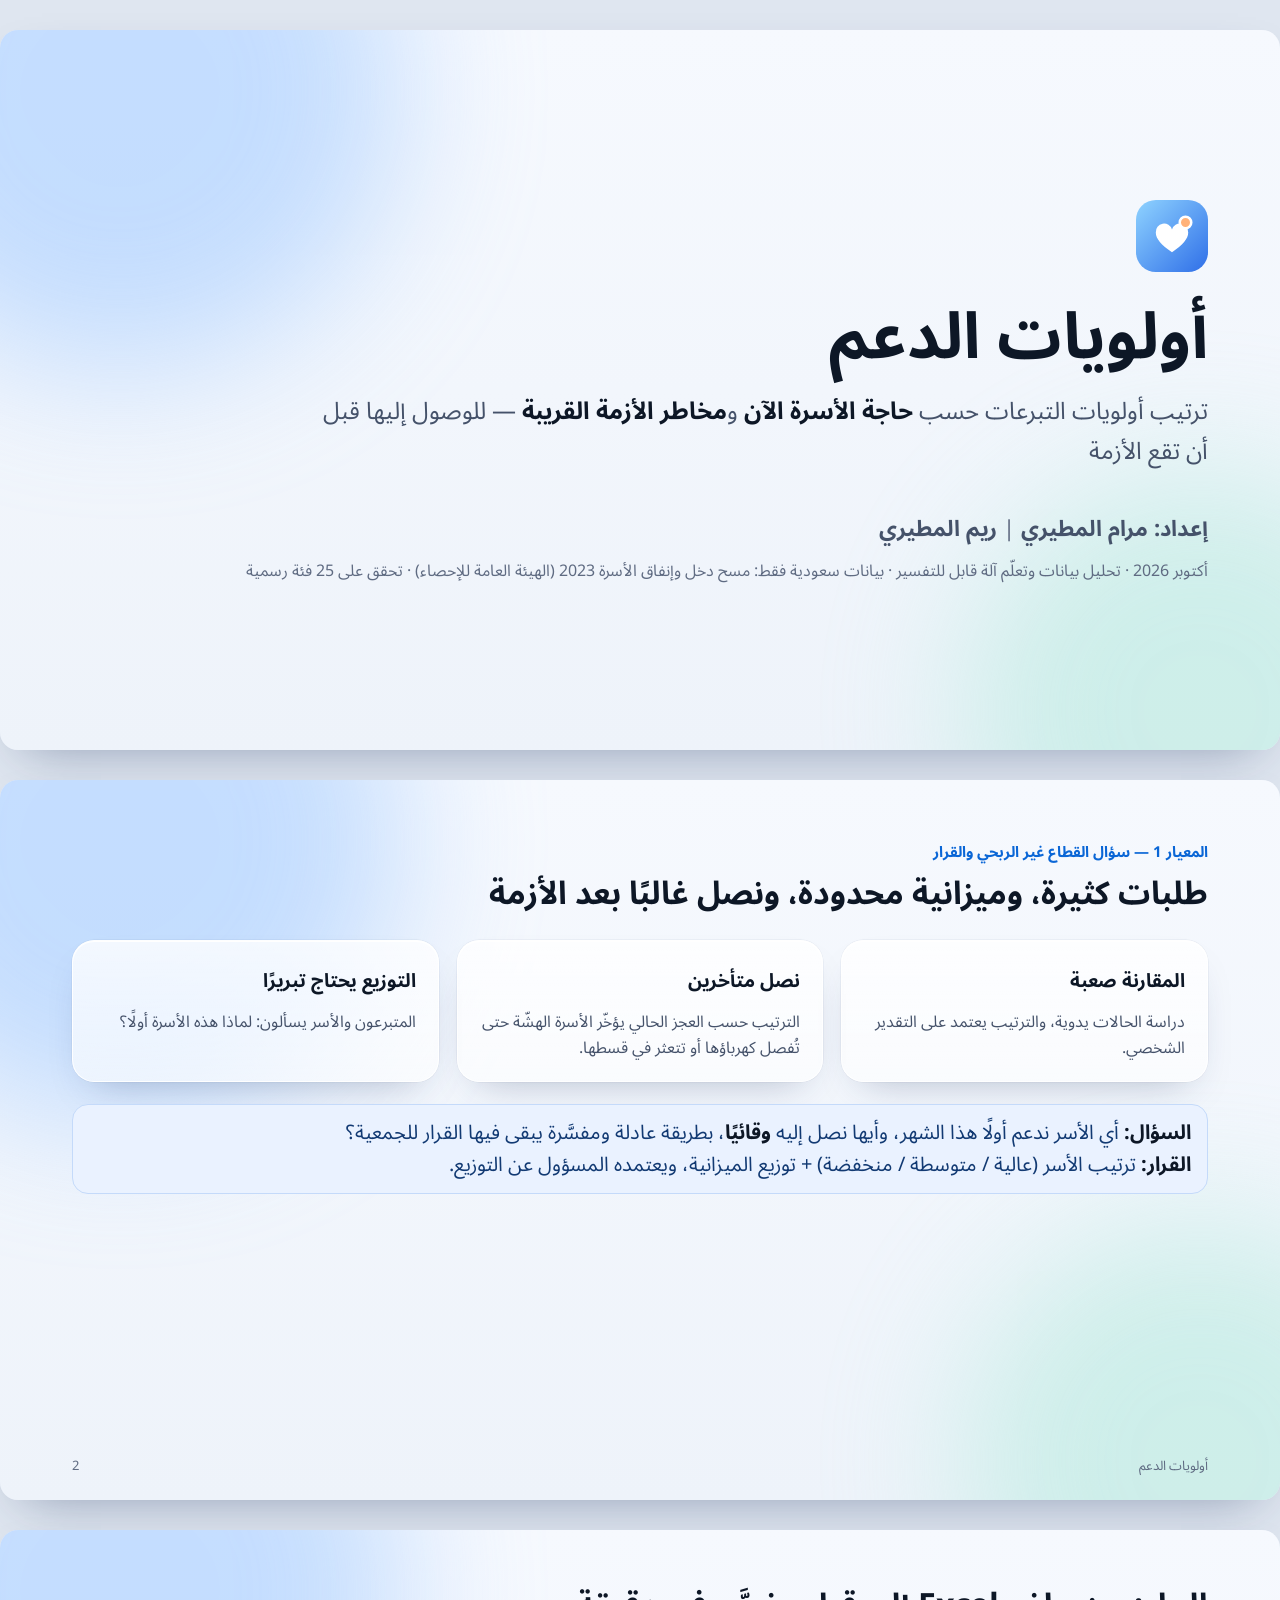
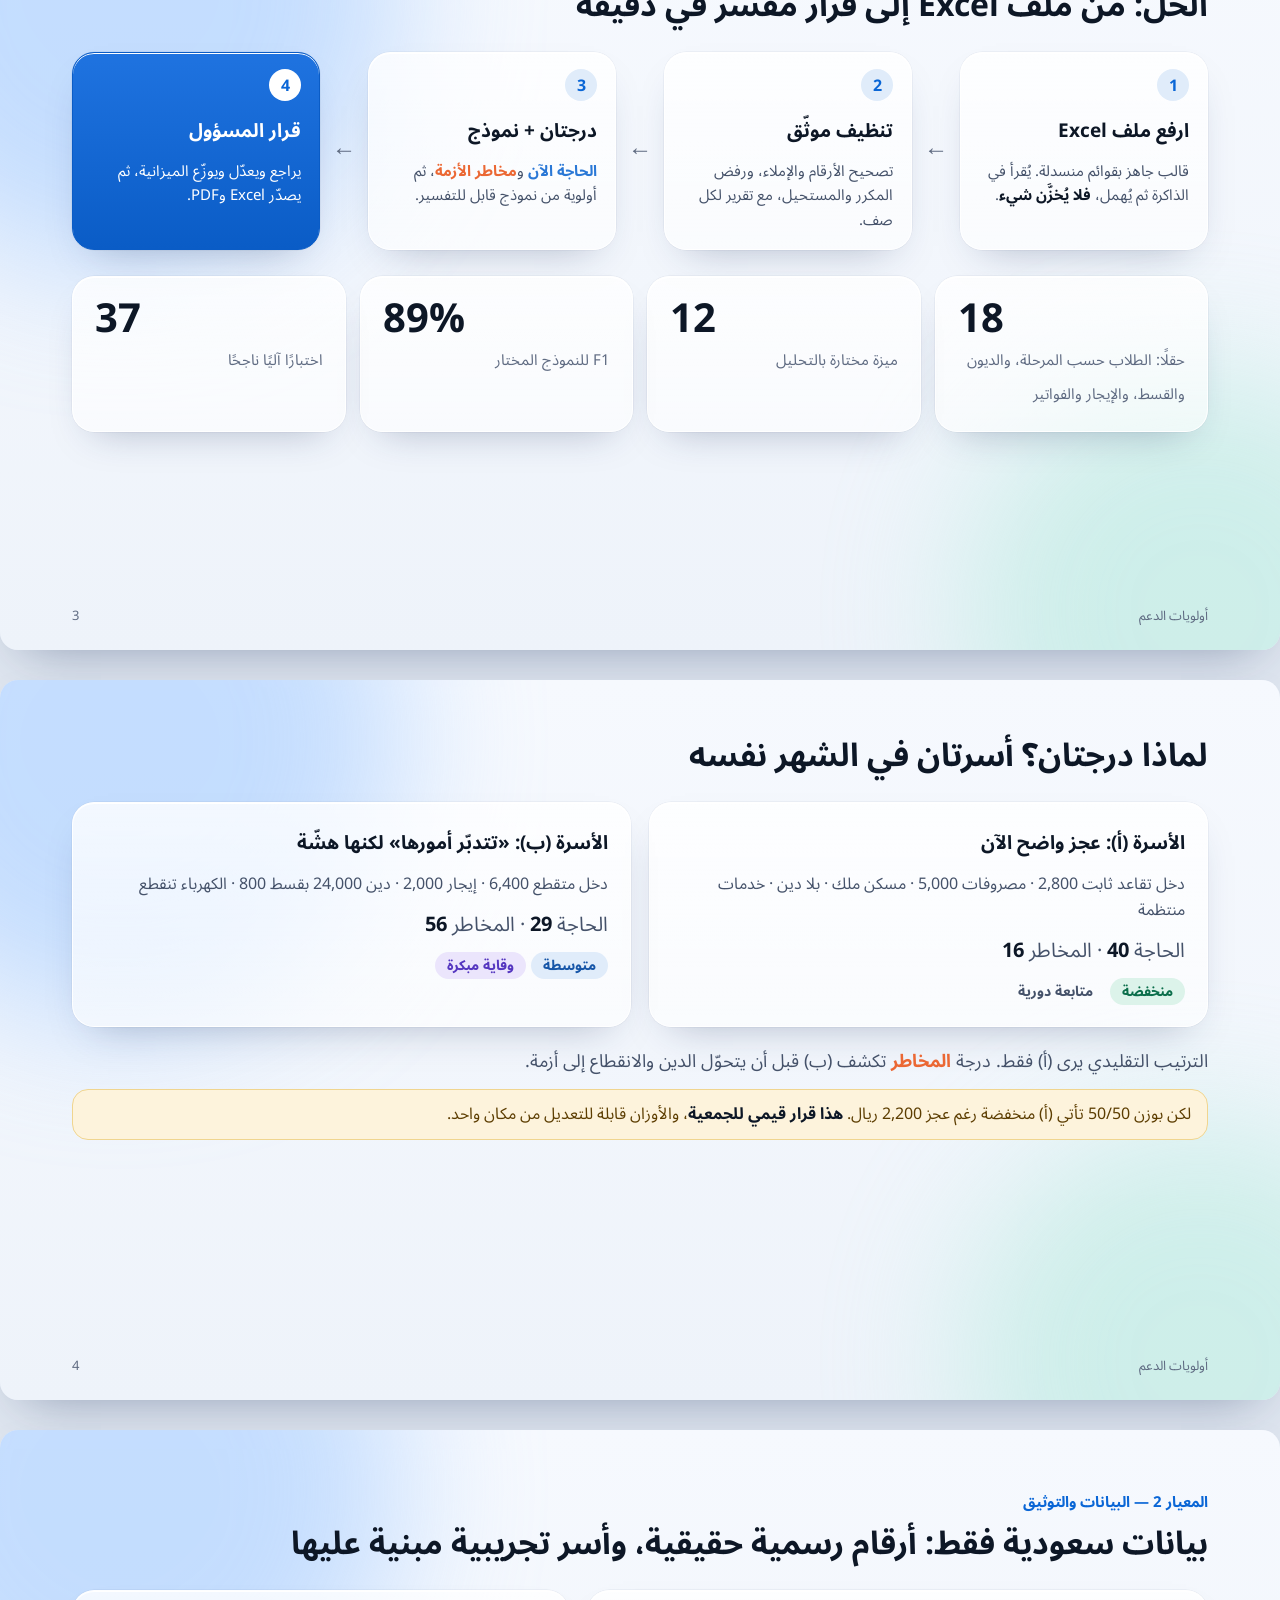
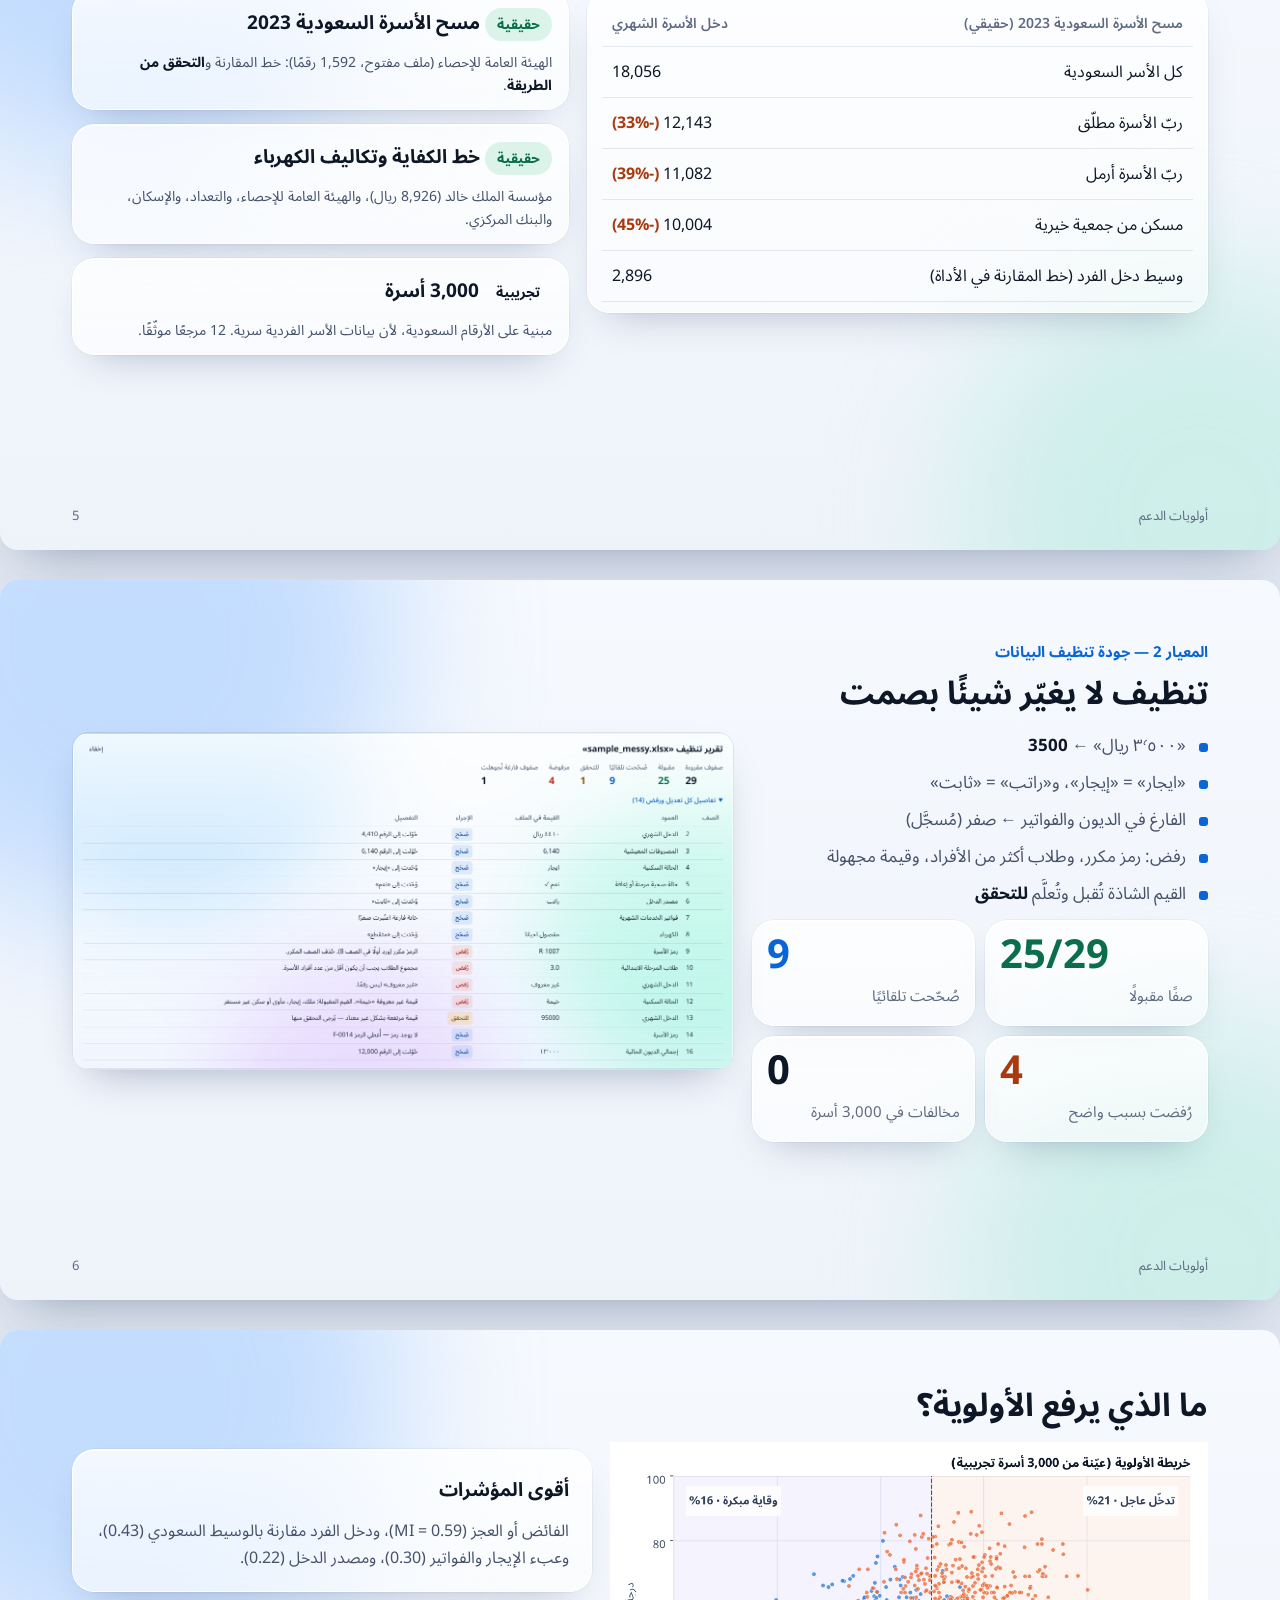
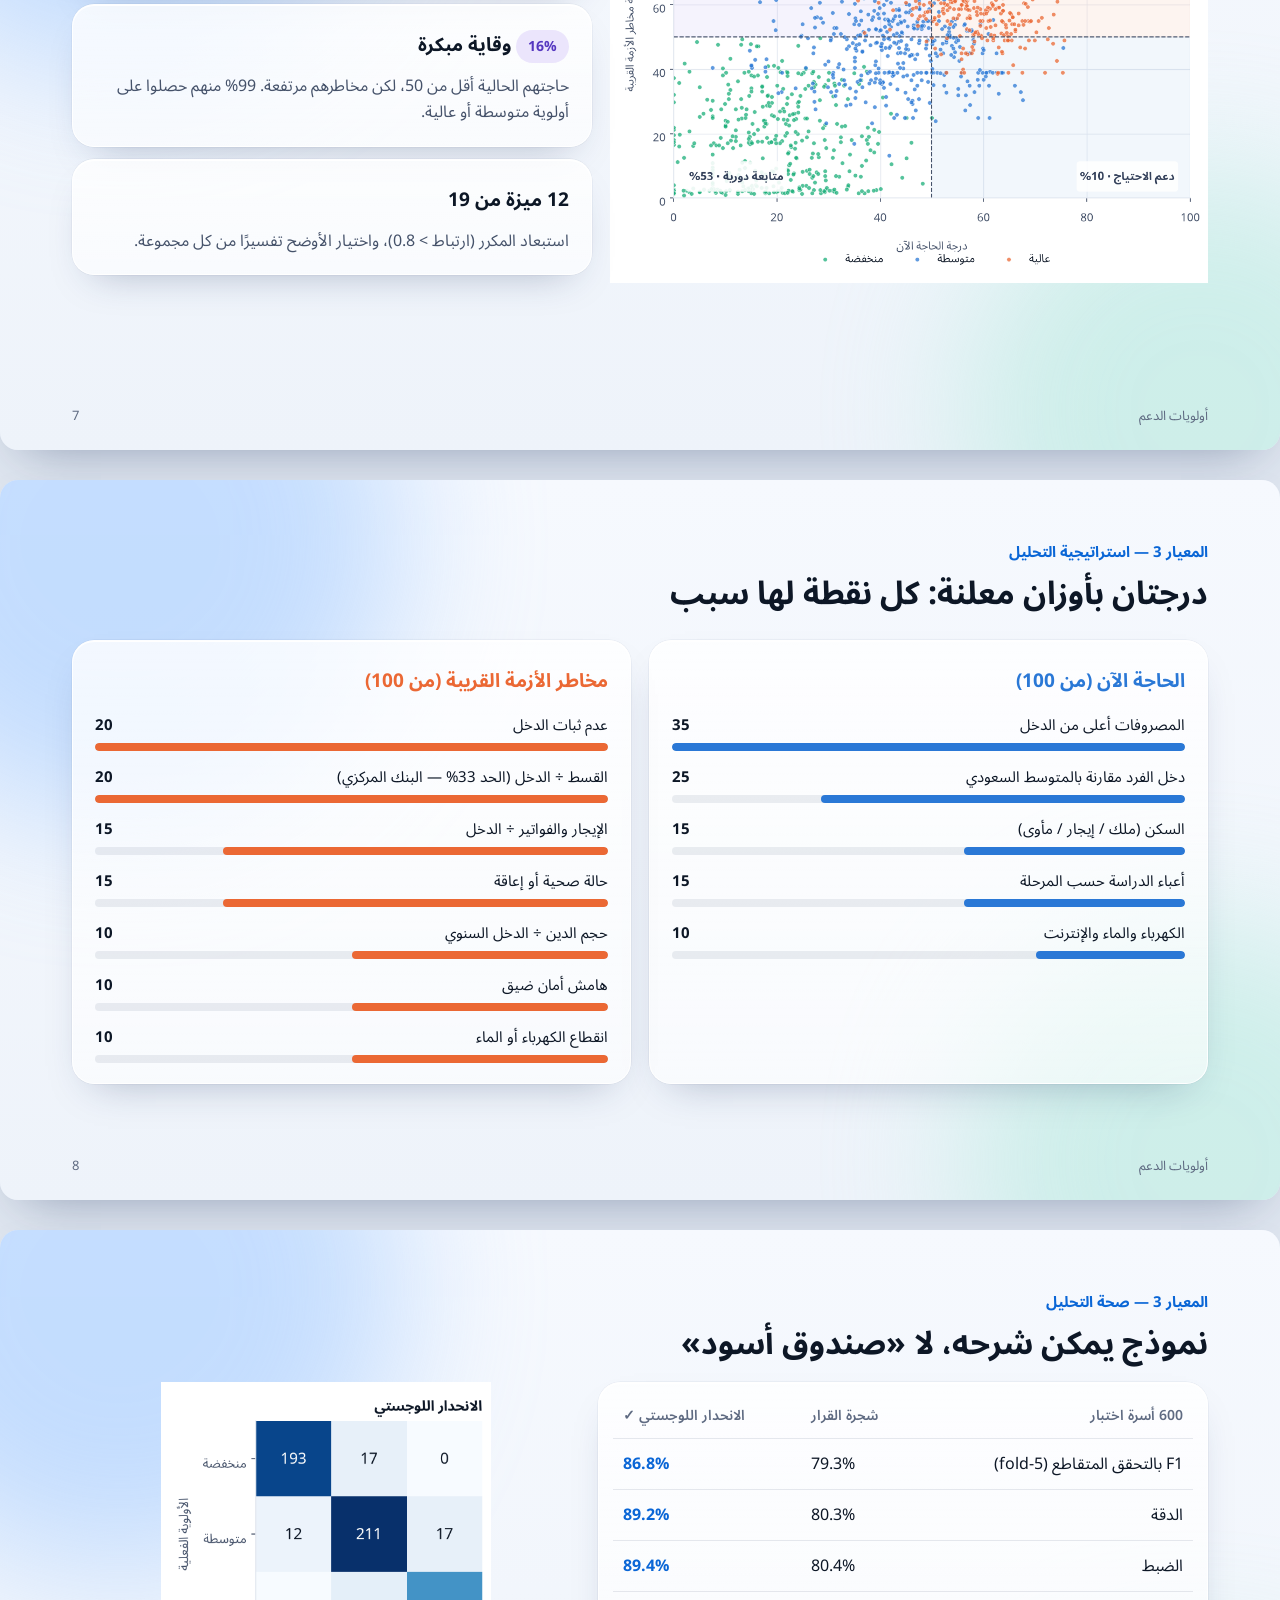
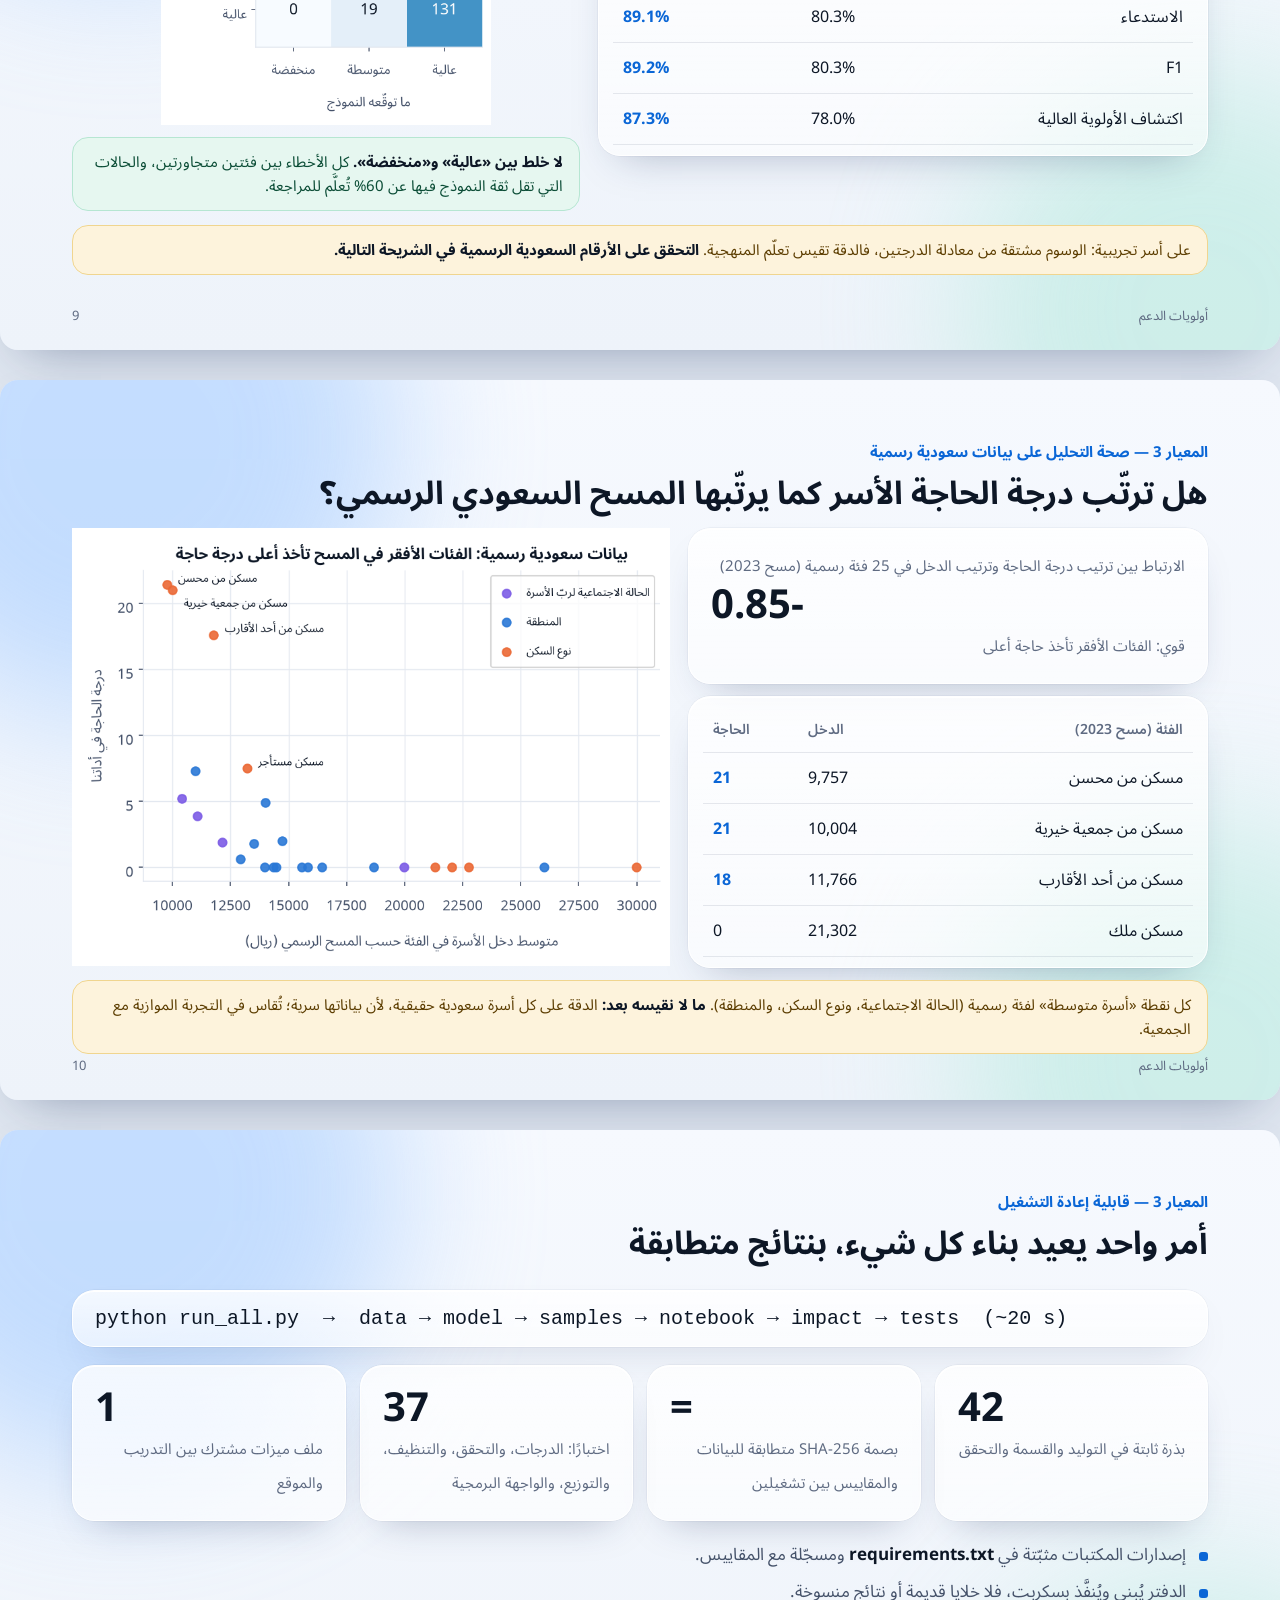
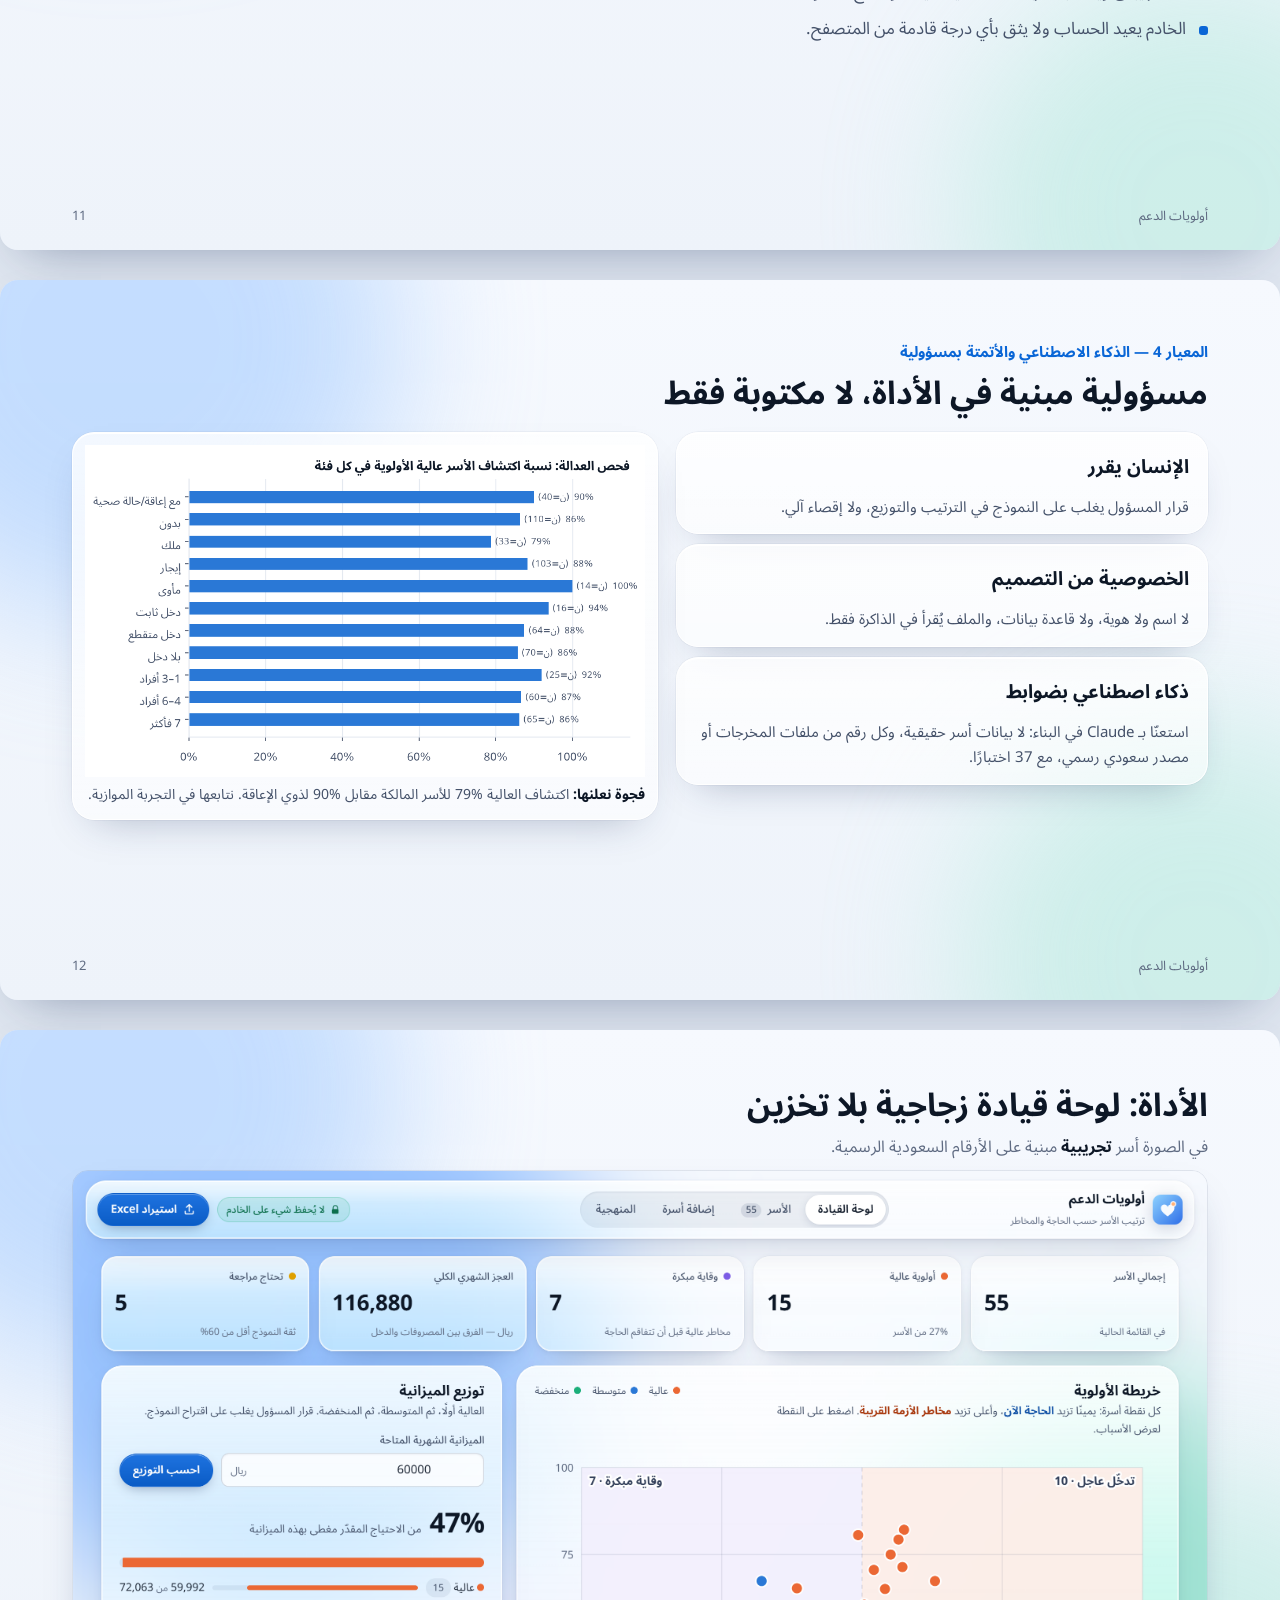
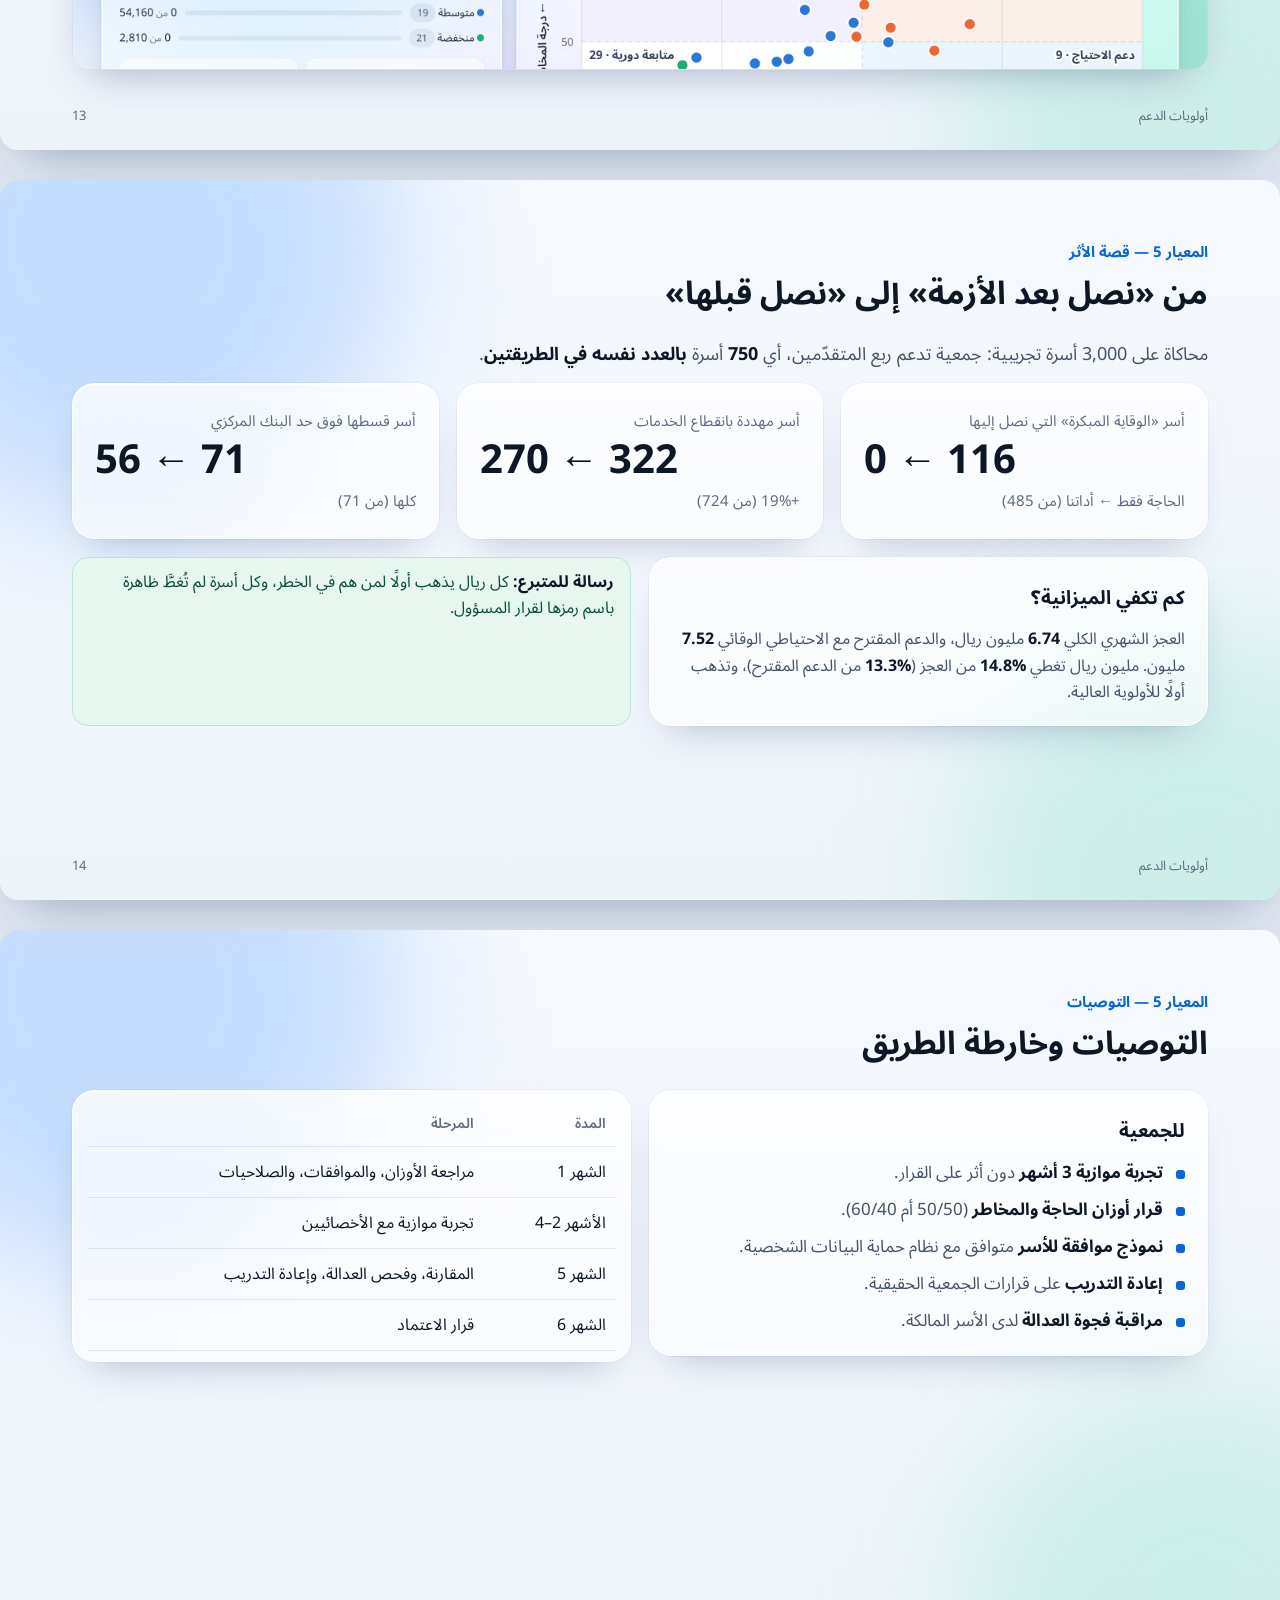
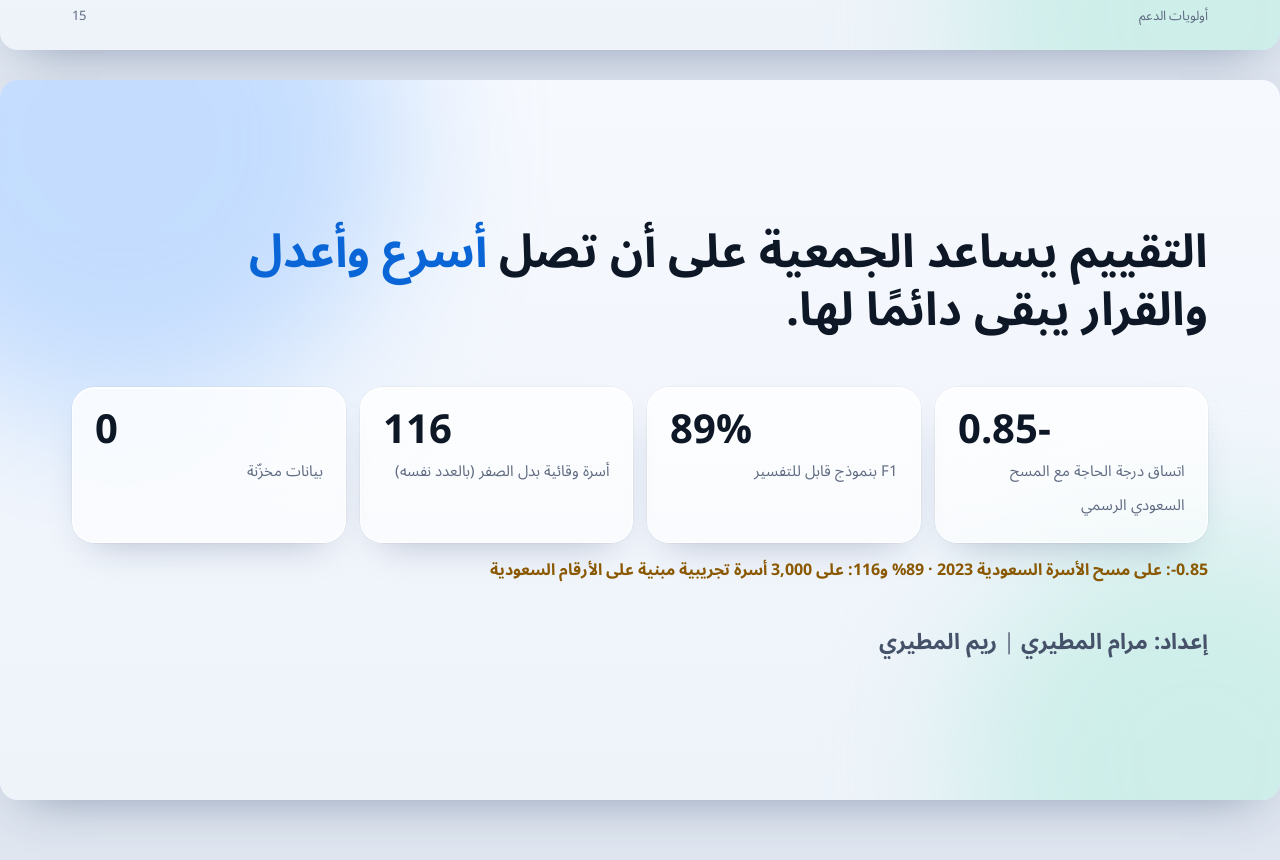
<file: docs/presentation/slides.html>
<!doctype html>
<html lang="ar" dir="rtl">
<head>
<meta charset="utf-8">
<meta name="viewport" content="width=1340">
<title>أولويات الدعم — العرض التقديمي</title>
<link rel="stylesheet" href="../../frontend/fonts.css">
<style>
  @page { size: 1280px 720px; margin: 0; }
  :root {
    --ink: #0d1726; --ink-2: #45526a; --ink-3: #5f6b82; --line: rgb(20 40 80 / 10%);
    --blue: #0a66d6; --need: #2a78d6; --risk: #eb6834; --high: #eb6834; --medium: #2a78d6; --low: #1baf7a; --prevent: #7c5ce6;
    --high-ink: #a93a10; --medium-ink: #1756a8; --low-ink: #0b6e4b; --prevent-ink: #5537c0; --warn: #8a5800;
  }
  * { box-sizing: border-box; margin: 0; padding: 0; }
  html { -webkit-print-color-adjust: exact; print-color-adjust: exact; }
  body { font-family: "Noto Sans Arabic", "Segoe UI", sans-serif; color: var(--ink); font-feature-settings: "tnum" 1; }
  .slide { width: 1280px; height: 720px; position: relative; overflow: hidden; padding: 56px 72px 52px; display: flex; flex-direction: column; break-after: page; isolation: isolate;
    background: linear-gradient(180deg, #f6f9fe, #eef3fa); }
  .slide:last-child { break-after: auto; }
  @media screen {
    html, body { background: #dfe6f0; }
    body { padding: 30px 0; }
    .slide { margin: 0 auto 30px; border-radius: 18px; box-shadow: 0 20px 50px -24px rgb(28 48 92 / 45%); }
  }
  .slide::before, .slide::after { content: ""; position: absolute; border-radius: 50%; filter: blur(70px); z-index: -1; }
  .slide::before { width: 560px; height: 560px; background: #9cc7ff; opacity: .55; inset-inline-end: -160px; top: -220px; }
  .slide::after { width: 480px; height: 480px; background: #a6e8d6; opacity: .45; inset-inline-start: -160px; bottom: -200px; }
  .glass { background: linear-gradient(180deg, rgb(255 255 255 / 80%), rgb(255 255 255 / 60%)); border: 1px solid rgb(255 255 255 / 90%);
    border-radius: 22px; box-shadow: inset 0 1px 0 #fff, 0 18px 40px -22px rgb(28 48 92 / 35%), 0 0 0 .5px rgb(20 40 80 / 8%); padding: 20px 22px; }
  .crit { font-size: 15px; font-weight: 700; color: var(--blue); margin-bottom: 6px; }
  h1 { font-size: 40px; line-height: 1.25; font-weight: 700; }
  h2 { font-size: 32px; line-height: 1.3; font-weight: 700; margin-bottom: 24px; }
  h3 { font-size: 19px; font-weight: 700; margin-bottom: 8px; }
  p, li { font-size: 18px; line-height: 1.65; color: var(--ink-2); }
  b { color: var(--ink); }
  .num { direction: ltr; unicode-bidi: isolate; font-variant-numeric: tabular-nums; }
  .grid2 { display: grid; grid-template-columns: 1fr 1fr; gap: 18px; }
  .grid3 { display: grid; grid-template-columns: repeat(3, 1fr); gap: 18px; }
  .grid4 { display: grid; grid-template-columns: repeat(4, 1fr); gap: 14px; }
  .stat b { display: block; font-size: 40px; line-height: 1.15; }
  .stat span { font-size: 15px; color: var(--ink-3); }
  .foot { position: absolute; bottom: 20px; left: 72px; right: 72px; display: flex; justify-content: space-between; font-size: 13px; color: var(--ink-3); }
  table { width: 100%; border-collapse: collapse; font-size: 16px; }
  th { text-align: start; color: var(--ink-3); font-weight: 600; font-size: 14px; padding: 8px 10px; border-bottom: 1.5px solid var(--line); }
  td { padding: 8px 10px; border-bottom: 1px solid var(--line); }
  td.n, th.n { text-align: left; }
  .win { color: var(--blue); font-weight: 700; }
  .tag { display: inline-block; font-size: 14px; font-weight: 700; border-radius: 99px; padding: 2px 12px; }
  .t-high { background: #fde5da; color: var(--high-ink); } .t-medium { background: #e0ecfa; color: var(--medium-ink); }
  .t-low { background: #dcf3ea; color: var(--low-ink); } .t-prevent { background: #ebe5fc; color: var(--prevent-ink); }
  .note { display: flex; gap: 12px; align-items: flex-start; border-radius: 16px; padding: 12px 16px; background: #fdf3dc; border: 1px solid #f0d58f; color: #5c3d00; font-size: 16px; line-height: 1.6; }
  .note.green { background: #e6f7f0; border-color: #b6e6d2; color: #0b4d36; }
  .note.blue { background: #eaf2ff; border-color: #c4dafa; color: #123a73; }
  img.shot { width: 100%; border-radius: 16px; border: 1px solid rgb(20 40 80 / 10%); box-shadow: 0 18px 40px -20px rgb(28 48 92 / 40%); display: block; }
  img.fig { width: 100%; display: block; }
  .flow { display: flex; gap: 12px; align-items: stretch; }
  .flow .glass { flex: 1; padding: 16px 18px; }
  .flow .n { width: 32px; height: 32px; border-radius: 50%; background: #e0ecfa; color: var(--blue); font-weight: 700; display: grid; place-items: center; margin-bottom: 10px; }
  .flow p { font-size: 15px; }
  .flow .arrow { align-self: center; color: var(--ink-3); font-size: 24px; }
  .flow .human { background: linear-gradient(180deg, #1f73e0, #0a5cc6); border-color: #0a5cc6; }
  .flow .human h3, .flow .human p { color: #fff; } .flow .human .n { background: #fff; }
  .bars { display: grid; gap: 10px; }
  .bar { display: grid; grid-template-columns: 1fr 34px; gap: 2px 10px; font-size: 15px; }
  .bar span:first-child { color: var(--ink); }
  .bar b { text-align: left; }
  .bar i { grid-column: 1 / -1; height: 8px; border-radius: 99px; background: rgb(20 40 80 / 8%); overflow: hidden; display: block; }
  .bar i em { display: block; height: 100%; border-radius: 99px; }
  .need em { background: var(--need); } .risk em { background: var(--risk); }
  ul.clean { list-style: none; display: grid; gap: 9px; }
  ul.clean li { position: relative; padding-inline-start: 22px; font-size: 17px; }
  ul.clean li::before { content: ""; position: absolute; inset-inline-start: 0; top: 11px; width: 9px; height: 9px; border-radius: 3px; background: var(--blue); }
  .cover { justify-content: center; }
  .cover .mark { width: 72px; height: 72px; margin-bottom: 26px; }
  .cover h1 { font-size: 64px; margin-bottom: 14px; }
  .cover .sub { font-size: 24px; max-width: 900px; color: var(--ink-2); }
  .cover .authors { margin-top: 40px; font-size: 22px; font-weight: 700; }
  .cover .authors span { color: var(--ink-3); font-weight: 400; }
  .cover .meta { margin-top: 10px; font-size: 16px; color: var(--ink-3); }
</style>
</head>
<body>

<!-- 1 Cover -->
<section class="slide cover">
  <svg class="mark" viewBox="0 0 40 40"><defs><linearGradient id="g" x1="0" y1="0" x2="1" y2="1"><stop offset="0" stop-color="#8fd3ff"/><stop offset="1" stop-color="#2f6fe8"/></linearGradient></defs><rect width="40" height="40" rx="11" fill="url(#g)"/><path d="M20 29c-6-4.2-9-7.4-9-11a4.6 4.6 0 0 1 9-1.6A4.6 4.6 0 0 1 29 18c0 3.6-3 6.8-9 11Z" fill="#fff"/><circle cx="27.5" cy="12.5" r="3.2" fill="#ffb27a" stroke="#fff" stroke-width="1.4"/></svg>
  <h1>أولويات الدعم</h1>
  <p class="sub">ترتيب أولويات التبرعات حسب <b>حاجة الأسرة الآن</b> و<b>مخاطر الأزمة القريبة</b> — للوصول إليها قبل أن تقع الأزمة</p>
  <p class="authors">إعداد: مرام المطيري <span>|</span> ريم المطيري</p>
  <p class="meta">أكتوبر 2026 · تحليل بيانات وتعلّم آلة قابل للتفسير · بيانات سعودية فقط: مسح دخل وإنفاق الأسرة 2023 (الهيئة العامة للإحصاء) · تحقق على 25 فئة رسمية</p>
</section>

<!-- 2 Question -->
<section class="slide">
  <div class="crit">المعيار 1 — سؤال القطاع غير الربحي والقرار</div>
  <h2>طلبات كثيرة، وميزانية محدودة، ونصل غالبًا بعد الأزمة</h2>
  <div class="grid3" style="margin-bottom:22px">
    <div class="glass"><h3>المقارنة صعبة</h3><p style="font-size:16px">دراسة الحالات يدوية، والترتيب يعتمد على التقدير الشخصي.</p></div>
    <div class="glass"><h3>نصل متأخرين</h3><p style="font-size:16px">الترتيب حسب العجز الحالي يؤخّر الأسرة الهشّة حتى تُفصل كهرباؤها أو تتعثر في قسطها.</p></div>
    <div class="glass"><h3>التوزيع يحتاج تبريرًا</h3><p style="font-size:16px">المتبرعون والأسر يسألون: لماذا هذه الأسرة أولًا؟</p></div>
  </div>
  <div class="note blue" style="font-size:20px"><div><b>السؤال:</b> أي الأسر ندعم أولًا هذا الشهر، وأيها نصل إليه <b>وقائيًا</b>، بطريقة عادلة ومفسَّرة يبقى فيها القرار للجمعية؟<br><b>القرار:</b> ترتيب الأسر (عالية / متوسطة / منخفضة) + توزيع الميزانية، ويعتمده المسؤول عن التوزيع.</div></div>
  <div class="foot"><span>أولويات الدعم</span><span class="num">2</span></div>
</section>

<!-- 3 Solution -->
<section class="slide">
  <h2>الحل: من ملف Excel إلى قرار مفسَّر في دقيقة</h2>
  <div class="flow">
    <div class="glass"><div class="n">1</div><h3>ارفع ملف Excel</h3><p>قالب جاهز بقوائم منسدلة. يُقرأ في الذاكرة ثم يُهمل، <b>فلا يُخزَّن شيء</b>.</p></div>
    <div class="arrow">←</div>
    <div class="glass"><div class="n">2</div><h3>تنظيف موثّق</h3><p>تصحيح الأرقام والإملاء، ورفض المكرر والمستحيل، مع تقرير لكل صف.</p></div>
    <div class="arrow">←</div>
    <div class="glass"><div class="n">3</div><h3>درجتان + نموذج</h3><p><b style="color:var(--need)">الحاجة الآن</b> و<b style="color:var(--risk)">مخاطر الأزمة</b>، ثم أولوية من نموذج قابل للتفسير.</p></div>
    <div class="arrow">←</div>
    <div class="glass human"><div class="n">4</div><h3>قرار المسؤول</h3><p>يراجع ويعدّل ويوزّع الميزانية، ثم يصدّر Excel وPDF.</p></div>
  </div>
  <div class="grid4" style="margin-top:26px">
    <div class="glass stat"><b class="num">18</b><span>حقلًا: الطلاب حسب المرحلة، والديون والقسط، والإيجار والفواتير</span></div>
    <div class="glass stat"><b class="num">12</b><span>ميزة مختارة بالتحليل</span></div>
    <div class="glass stat"><b class="num">89%</b><span>F1 للنموذج المختار</span></div>
    <div class="glass stat"><b class="num">37</b><span>اختبارًا آليًا ناجحًا</span></div>
  </div>
  <div class="foot"><span>أولويات الدعم</span><span class="num">3</span></div>
</section>

<!-- 4 Two scores -->
<section class="slide">
  <h2>لماذا درجتان؟ أسرتان في الشهر نفسه</h2>
  <div class="grid2">
    <div class="glass"><h3>الأسرة (أ): عجز واضح الآن</h3>
      <p style="font-size:16px">دخل تقاعد ثابت <span class="num">2,800</span> · مصروفات <span class="num">5,000</span> · مسكن ملك · بلا دين · خدمات منتظمة</p>
      <p style="margin-top:12px;font-size:20px">الحاجة <b class="num">40</b> · المخاطر <b class="num">16</b></p>
      <p style="margin-top:8px"><span class="tag t-low">منخفضة</span> <span class="tag">متابعة دورية</span></p></div>
    <div class="glass"><h3>الأسرة (ب): «تتدبّر أمورها» لكنها هشّة</h3>
      <p style="font-size:16px">دخل متقطع <span class="num">6,400</span> · إيجار <span class="num">2,000</span> · دين <span class="num">24,000</span> بقسط <span class="num">800</span> · الكهرباء تنقطع</p>
      <p style="margin-top:12px;font-size:20px">الحاجة <b class="num">29</b> · المخاطر <b class="num">56</b></p>
      <p style="margin-top:8px"><span class="tag t-medium">متوسطة</span> <span class="tag t-prevent">وقاية مبكرة</span></p></div>
  </div>
  <p style="margin-top:20px">الترتيب التقليدي يرى (أ) فقط. درجة <b style="color:var(--risk)">المخاطر</b> تكشف (ب) قبل أن يتحوّل الدين والانقطاع إلى أزمة.</p>
  <div class="note" style="margin-top:12px"><div>لكن بوزن 50/50 تأتي (أ) منخفضة رغم عجز <span class="num">2,200</span> ريال. <b>هذا قرار قيمي للجمعية</b>، والأوزان قابلة للتعديل من مكان واحد.</div></div>
  <div class="foot"><span>أولويات الدعم</span><span class="num">4</span></div>
</section>

<!-- 5 Data -->
<section class="slide">
  <div class="crit">المعيار 2 — البيانات والتوثيق</div>
  <h2>بيانات سعودية فقط: أرقام رسمية حقيقية، وأسر تجريبية مبنية عليها</h2>
  <div class="grid2" style="grid-template-columns:1.25fr 1fr;align-items:start">
    <div class="glass" style="padding:10px 14px">
      <table><thead><tr><th>مسح الأسرة السعودية 2023 (حقيقي)</th><th class="n">دخل الأسرة الشهري</th></tr></thead><tbody>
        <tr><td>كل الأسر السعودية</td><td class="n">18,056</td></tr>
        <tr><td>ربّ الأسرة مطلّق</td><td class="n">12,143 <b style="color:var(--high-ink)">(−33%)</b></td></tr>
        <tr><td>ربّ الأسرة أرمل</td><td class="n">11,082 <b style="color:var(--high-ink)">(−39%)</b></td></tr>
        <tr><td>مسكن من جمعية خيرية</td><td class="n">10,004 <b style="color:var(--high-ink)">(−45%)</b></td></tr>
        <tr><td>وسيط دخل الفرد (خط المقارنة في الأداة)</td><td class="n">2,896</td></tr>
      </tbody></table>
    </div>
    <div style="display:grid;gap:14px">
      <div class="glass" style="padding:12px 16px"><h3><span class="tag t-low">حقيقية</span> مسح الأسرة السعودية 2023</h3><p style="font-size:14px">الهيئة العامة للإحصاء (ملف مفتوح، 1,592 رقمًا): خط المقارنة و<b>التحقق من الطريقة</b>.</p></div>
      <div class="glass" style="padding:12px 16px"><h3><span class="tag t-low">حقيقية</span> خط الكفاية وتكاليف الكهرباء</h3><p style="font-size:14px">مؤسسة الملك خالد (8,926 ريال)، والهيئة العامة للإحصاء، والتعداد، والإسكان، والبنك المركزي.</p></div>
      <div class="glass" style="padding:12px 16px"><h3><span class="tag">تجريبية</span> <span class="num">3,000</span> أسرة</h3><p style="font-size:14px">مبنية على الأرقام السعودية، لأن بيانات الأسر الفردية سرية. 12 مرجعًا موثّقًا.</p></div></div>
  </div>
  <div class="foot"><span>أولويات الدعم</span><span class="num">5</span></div>
</section>

<!-- 6 Cleaning -->
<section class="slide">
  <div class="crit">المعيار 2 — جودة تنظيف البيانات</div>
  <h2 style="margin-bottom:16px">تنظيف لا يغيّر شيئًا بصمت</h2>
  <div class="grid2" style="grid-template-columns:1fr 1.45fr;align-items:start">
    <div style="display:grid;gap:12px">
      <ul class="clean">
        <li>«٣٬٥٠٠ ريال» ← <b class="num">3500</b></li>
        <li>«ايجار» = «إيجار»، و«راتب» = «ثابت»</li>
        <li>الفارغ في الديون والفواتير ← صفر (مُسجَّل)</li>
        <li>رفض: رمز مكرر، وطلاب أكثر من الأفراد، وقيمة مجهولة</li>
        <li>القيم الشاذة تُقبل وتُعلَّم <b>للتحقق</b></li>
      </ul>
      <div class="grid2" style="gap:10px">
        <div class="glass stat" style="padding:12px 14px"><b class="num" style="color:var(--low-ink)">25/29</b><span>صفًا مقبولًا</span></div>
        <div class="glass stat" style="padding:12px 14px"><b class="num" style="color:var(--blue)">9</b><span>صُحّحت تلقائيًا</span></div>
        <div class="glass stat" style="padding:12px 14px"><b class="num" style="color:var(--high-ink)">4</b><span>رُفضت بسبب واضح</span></div>
        <div class="glass stat" style="padding:12px 14px"><b class="num">0</b><span>مخالفات في 3,000 أسرة</span></div>
      </div>
    </div>
    <img class="shot" src="../screenshots/import_report.png" alt="">
  </div>
  <div class="foot"><span>أولويات الدعم</span><span class="num">6</span></div>
</section>

<!-- 7 EDA -->
<section class="slide">
  <h2 style="margin-bottom:14px">ما الذي يرفع الأولوية؟</h2>
  <div class="grid2" style="grid-template-columns:1.15fr 1fr;align-items:center">
    <img class="fig" src="../figures/eda_priority_map.png" alt="">
    <div style="display:grid;gap:12px">
      <div class="glass"><h3>أقوى المؤشرات</h3><p style="font-size:16px">الفائض أو العجز (MI = 0.59)، ودخل الفرد مقارنة بالوسيط السعودي (0.43)، وعبء الإيجار والفواتير (0.30)، ومصدر الدخل (0.22).</p></div>
      <div class="glass"><h3><span class="tag t-prevent">16%</span> وقاية مبكرة</h3><p style="font-size:16px">حاجتهم الحالية أقل من 50، لكن مخاطرهم مرتفعة. 99% منهم حصلوا على أولوية متوسطة أو عالية.</p></div>
      <div class="glass"><h3>12 ميزة من 19</h3><p style="font-size:16px">استبعاد المكرر (ارتباط &gt; 0.8)، واختيار الأوضح تفسيرًا من كل مجموعة.</p></div>
    </div>
  </div>
  <div class="foot"><span>أولويات الدعم</span><span class="num">7</span></div>
</section>

<!-- 8 Scores -->
<section class="slide">
  <div class="crit">المعيار 3 — استراتيجية التحليل</div>
  <h2>درجتان بأوزان معلنة: كل نقطة لها سبب</h2>
  <div class="grid2">
    <div class="glass"><h3 style="color:var(--need)">الحاجة الآن (من 100)</h3>
      <div class="bars need">
        <div class="bar"><span>المصروفات أعلى من الدخل</span><b>35</b><i><em style="width:100%"></em></i></div>
        <div class="bar"><span>دخل الفرد مقارنة بالمتوسط السعودي</span><b>25</b><i><em style="width:71%"></em></i></div>
        <div class="bar"><span>السكن (ملك / إيجار / مأوى)</span><b>15</b><i><em style="width:43%"></em></i></div>
        <div class="bar"><span>أعباء الدراسة حسب المرحلة</span><b>15</b><i><em style="width:43%"></em></i></div>
        <div class="bar"><span>الكهرباء والماء والإنترنت</span><b>10</b><i><em style="width:29%"></em></i></div>
      </div></div>
    <div class="glass"><h3 style="color:var(--risk)">مخاطر الأزمة القريبة (من 100)</h3>
      <div class="bars risk">
        <div class="bar"><span>عدم ثبات الدخل</span><b>20</b><i><em style="width:100%"></em></i></div>
        <div class="bar"><span>القسط ÷ الدخل (الحد 33% — البنك المركزي)</span><b>20</b><i><em style="width:100%"></em></i></div>
        <div class="bar"><span>الإيجار والفواتير ÷ الدخل</span><b>15</b><i><em style="width:75%"></em></i></div>
        <div class="bar"><span>حالة صحية أو إعاقة</span><b>15</b><i><em style="width:75%"></em></i></div>
        <div class="bar"><span>حجم الدين ÷ الدخل السنوي</span><b>10</b><i><em style="width:50%"></em></i></div>
        <div class="bar"><span>هامش أمان ضيق</span><b>10</b><i><em style="width:50%"></em></i></div>
        <div class="bar"><span>انقطاع الكهرباء أو الماء</span><b>10</b><i><em style="width:50%"></em></i></div>
      </div></div>
  </div>
  <div class="foot"><span>أولويات الدعم</span><span class="num">8</span></div>
</section>

<!-- 9 Model -->
<section class="slide">
  <div class="crit">المعيار 3 — صحة التحليل</div>
  <h2 style="margin-bottom:16px">نموذج يمكن شرحه، لا «صندوق أسود»</h2>
  <div class="grid2" style="grid-template-columns:1.2fr 1fr;align-items:start">
    <div class="glass" style="padding:10px 14px">
      <table><thead><tr><th>600 أسرة اختبار</th><th class="n">شجرة القرار</th><th class="n">الانحدار اللوجستي ✓</th></tr></thead><tbody>
        <tr><td>F1 بالتحقق المتقاطع (5-fold)</td><td class="n">79.3%</td><td class="n win">86.8%</td></tr>
        <tr><td>الدقة</td><td class="n">80.3%</td><td class="n win">89.2%</td></tr>
        <tr><td>الضبط</td><td class="n">80.4%</td><td class="n win">89.4%</td></tr>
        <tr><td>الاستدعاء</td><td class="n">80.3%</td><td class="n win">89.1%</td></tr>
        <tr><td>F1</td><td class="n">80.3%</td><td class="n win">89.2%</td></tr>
        <tr><td>اكتشاف الأولوية العالية</td><td class="n">78.0%</td><td class="n win">87.3%</td></tr>
      </tbody></table>
    </div>
    <div style="display:grid;gap:12px">
      <img class="fig" src="../figures/confusion_logreg.png" alt="" style="max-width:330px;margin:auto">
      <div class="note green" style="font-size:15px"><div><b>لا خلط بين «عالية» و«منخفضة».</b> كل الأخطاء بين فئتين متجاورتين، والحالات التي تقل ثقة النموذج فيها عن 60% تُعلَّم للمراجعة.</div></div>
    </div>
  </div>
  <div class="note" style="margin-top:14px;font-size:15px"><div>على أسر تجريبية: الوسوم مشتقة من معادلة الدرجتين، فالدقة تقيس تعلّم المنهجية. <b>التحقق على الأرقام السعودية الرسمية في الشريحة التالية.</b></div></div>
  <div class="foot"><span>أولويات الدعم</span><span class="num">9</span></div>
</section>

<!-- 10 Saudi validation -->
<section class="slide">
  <div class="crit">المعيار 3 — صحة التحليل على بيانات سعودية رسمية</div>
  <h2 style="margin-bottom:12px">هل ترتّب درجة الحاجة الأسر كما يرتّبها المسح السعودي الرسمي؟</h2>
  <div class="grid2" style="grid-template-columns:1fr 1.15fr;align-items:start">
    <div style="display:grid;gap:12px">
      <div class="glass stat"><span>الارتباط بين ترتيب درجة الحاجة وترتيب الدخل في 25 فئة رسمية (مسح 2023)</span><b class="num">0.85-</b><span>قوي: الفئات الأفقر تأخذ حاجة أعلى</span></div>
      <div class="glass" style="padding:10px 14px"><table><thead><tr><th>الفئة (مسح 2023)</th><th class="n">الدخل</th><th class="n">الحاجة</th></tr></thead><tbody>
        <tr><td>مسكن من محسن</td><td class="n">9,757</td><td class="n win">21</td></tr>
        <tr><td>مسكن من جمعية خيرية</td><td class="n">10,004</td><td class="n win">21</td></tr>
        <tr><td>مسكن من أحد الأقارب</td><td class="n">11,766</td><td class="n win">18</td></tr>
        <tr><td>مسكن ملك</td><td class="n">21,302</td><td class="n">0</td></tr>
      </tbody></table></div>
    </div>
    <img class="fig" src="../figures/saudi_group_need.png" alt="">
  </div>
  <div class="note" style="margin-top:12px;font-size:15px"><div>كل نقطة «أسرة متوسطة» لفئة رسمية (الحالة الاجتماعية، ونوع السكن، والمنطقة). <b>ما لا نقيسه بعد:</b> الدقة على كل أسرة سعودية حقيقية، لأن بياناتها سرية؛ تُقاس في التجربة الموازية مع الجمعية.</div></div>
  <div class="foot"><span>أولويات الدعم</span><span class="num">10</span></div>
</section>

<!-- 10 Reproducibility -->
<section class="slide">
  <div class="crit">المعيار 3 — قابلية إعادة التشغيل</div>
  <h2>أمر واحد يعيد بناء كل شيء، بنتائج متطابقة</h2>
  <div class="glass" style="direction:ltr;text-align:left;font-family:Consolas,monospace;font-size:20px;padding:16px 22px;margin-bottom:18px">python run_all.py &nbsp;→&nbsp; data → model → samples → notebook → impact → tests &nbsp;(~20 s)</div>
  <div class="grid4">
    <div class="glass stat"><b class="num">42</b><span>بذرة ثابتة في التوليد والقسمة والتحقق</span></div>
    <div class="glass stat"><b class="num">=</b><span>بصمة SHA-256 متطابقة للبيانات والمقاييس بين تشغيلين</span></div>
    <div class="glass stat"><b class="num">37</b><span>اختبارًا: الدرجات، والتحقق، والتنظيف، والتوزيع، والواجهة البرمجية</span></div>
    <div class="glass stat"><b class="num">1</b><span>ملف ميزات مشترك بين التدريب والموقع</span></div>
  </div>
  <ul class="clean" style="margin-top:20px">
    <li>إصدارات المكتبات مثبّتة في <b>requirements.txt</b> ومسجّلة مع المقاييس.</li>
    <li>الدفتر يُبنى ويُنفَّذ بسكربت، فلا خلايا قديمة أو نتائج منسوخة.</li>
    <li>الخادم يعيد الحساب ولا يثق بأي درجة قادمة من المتصفح.</li>
  </ul>
  <div class="foot"><span>أولويات الدعم</span><span class="num">11</span></div>
</section>

<!-- 11 Responsible AI -->
<section class="slide">
  <div class="crit">المعيار 4 — الذكاء الاصطناعي والأتمتة بمسؤولية</div>
  <h2 style="margin-bottom:16px">مسؤولية مبنية في الأداة، لا مكتوبة فقط</h2>
  <div class="grid2" style="grid-template-columns:1fr 1.1fr;align-items:start">
    <div style="display:grid;gap:10px">
      <div class="glass" style="padding:14px 18px"><h3>الإنسان يقرر</h3><p style="font-size:15px">قرار المسؤول يغلب على النموذج في الترتيب والتوزيع، ولا إقصاء آلي.</p></div>
      <div class="glass" style="padding:14px 18px"><h3>الخصوصية من التصميم</h3><p style="font-size:15px">لا اسم ولا هوية، ولا قاعدة بيانات، والملف يُقرأ في الذاكرة فقط.</p></div>
      <div class="glass" style="padding:14px 18px"><h3>ذكاء اصطناعي بضوابط</h3><p style="font-size:15px">استعنّا بـ Claude في البناء: لا بيانات أسر حقيقية، وكل رقم من ملفات المخرجات أو مصدر سعودي رسمي، مع 37 اختبارًا.</p></div>
    </div>
    <div class="glass" style="padding:12px">
      <img class="fig" src="../figures/fairness.png" alt="">
      <p style="font-size:14px;margin-top:6px"><b>فجوة نعلنها:</b> اكتشاف العالية <span class="num">79%</span> للأسر المالكة مقابل <span class="num">90%</span> لذوي الإعاقة. نتابعها في التجربة الموازية.</p>
    </div>
  </div>
  <div class="foot"><span>أولويات الدعم</span><span class="num">12</span></div>
</section>

<!-- 12 Tool -->
<section class="slide">
  <h2 style="margin-bottom:6px">الأداة: لوحة قيادة زجاجية بلا تخزين</h2>
  <p style="margin-bottom:10px;font-size:16px;color:var(--ink-3)">في الصورة أسر <b>تجريبية</b> مبنية على الأرقام السعودية الرسمية.</p>
  <img class="shot" src="../screenshots/dashboard.png" alt="" style="height:500px;object-fit:cover;object-position:top">
  <div class="foot"><span>أولويات الدعم</span><span class="num">13</span></div>
</section>

<!-- 13 Impact -->
<section class="slide">
  <div class="crit">المعيار 5 — قصة الأثر</div>
  <h2>من «نصل بعد الأزمة» إلى «نصل قبلها»</h2>
  <p style="margin-bottom:14px">محاكاة على <span class="num">3,000</span> أسرة تجريبية: جمعية تدعم ربع المتقدّمين، أي <b class="num">750</b> أسرة <b>بالعدد نفسه في الطريقتين</b>.</p>
  <div class="grid3">
    <div class="glass stat"><span>أسر «الوقاية المبكرة» التي نصل إليها</span><b class="num">0 ← 116</b><span>الحاجة فقط ← أداتنا (من 485)</span></div>
    <div class="glass stat"><span>أسر مهددة بانقطاع الخدمات</span><b class="num">270 ← 322</b><span>+19% (من 724)</span></div>
    <div class="glass stat"><span>أسر قسطها فوق حد البنك المركزي</span><b class="num">56 ← 71</b><span>كلها (من 71)</span></div>
  </div>
  <div class="grid2" style="margin-top:18px">
    <div class="glass"><h3>كم تكفي الميزانية؟</h3><p style="font-size:16px">العجز الشهري الكلي <b class="num">6.74</b> مليون ريال، والدعم المقترح مع الاحتياطي الوقائي <b class="num">7.52</b> مليون. مليون ريال تغطي <b class="num">14.8%</b> من العجز (<b class="num">13.3%</b> من الدعم المقترح)، وتذهب أولًا للأولوية العالية.</p></div>
    <div class="note green" style="font-size:16px"><div><b>رسالة للمتبرع:</b> كل ريال يذهب أولًا لمن هم في الخطر، وكل أسرة لم تُغطَّ ظاهرة باسم رمزها لقرار المسؤول.</div></div>
  </div>
  <div class="foot"><span>أولويات الدعم</span><span class="num">14</span></div>
</section>

<!-- 14 Recommendations -->
<section class="slide">
  <div class="crit">المعيار 5 — التوصيات</div>
  <h2>التوصيات وخارطة الطريق</h2>
  <div class="grid2" style="align-items:start">
    <div class="glass"><h3>للجمعية</h3>
      <ul class="clean">
        <li><b>تجربة موازية 3 أشهر</b> دون أثر على القرار.</li>
        <li><b>قرار أوزان الحاجة والمخاطر</b> (50/50 أم 60/40).</li>
        <li><b>نموذج موافقة للأسر</b> متوافق مع نظام حماية البيانات الشخصية.</li>
        <li><b>إعادة التدريب</b> على قرارات الجمعية الحقيقية.</li>
        <li><b>مراقبة فجوة العدالة</b> لدى الأسر المالكة.</li>
      </ul></div>
    <div class="glass" style="padding:10px 14px"><table><thead><tr><th>المدة</th><th>المرحلة</th></tr></thead><tbody>
      <tr><td>الشهر 1</td><td>مراجعة الأوزان، والموافقات، والصلاحيات</td></tr>
      <tr><td>الأشهر 2–4</td><td>تجربة موازية مع الأخصائيين</td></tr>
      <tr><td>الشهر 5</td><td>المقارنة، وفحص العدالة، وإعادة التدريب</td></tr>
      <tr><td>الشهر 6</td><td>قرار الاعتماد</td></tr>
    </tbody></table></div>
  </div>
  <div class="foot"><span>أولويات الدعم</span><span class="num">15</span></div>
</section>

<!-- 15 Closing -->
<section class="slide cover">
  <h1 style="font-size:46px">التقييم يساعد الجمعية على أن تصل <span style="color:var(--blue)">أسرع وأعدل</span><br>والقرار يبقى دائمًا لها.</h1>
  <div class="grid4" style="margin-top:34px">
    <div class="glass stat"><b class="num">0.85-</b><span>اتساق درجة الحاجة مع المسح السعودي الرسمي</span></div>
    <div class="glass stat"><b class="num">89%</b><span>F1 بنموذج قابل للتفسير</span></div>
    <div class="glass stat"><b class="num">116</b><span>أسرة وقائية بدل الصفر (بالعدد نفسه)</span></div>
    <div class="glass stat"><b class="num">0</b><span>بيانات مخزّنة</span></div>
  </div>
  <p style="margin-top:14px;font-size:16px;color:var(--warn);font-weight:700">0.85-: على مسح الأسرة السعودية 2023 · 89% و116: على 3,000 أسرة تجريبية مبنية على الأرقام السعودية</p>
  <p class="authors">إعداد: مرام المطيري <span>|</span> ريم المطيري</p>
</section>

</body>
</html>
</file>
<file: frontend/fonts.css>
/* Noto Sans Arabic (SIL Open Font License 1.1), self-hosted from Google Fonts v33. */
/* arabic */
@font-face {
  font-family: "Noto Sans Arabic";
  font-style: normal;
  font-weight: 100 900;
  font-display: swap;
  src: url("fonts/noto-sans-arabic-arabic.woff2") format("woff2");
  unicode-range: U+0600-06FF, U+0750-077F, U+0870-0891, U+0897-08E1, U+08E3-08FF, U+200C-200E, U+2010-2011, U+204F, U+2E41, U+FB50-FDFF, U+FE70-FE74, U+FE76-FEFC, U+102E0-102FB, U+10E60-10E7E, U+10EC2-10EC7, U+10EC9-10EEE, U+10EF0-10EFF, U+1EE00-1EE03, U+1EE05-1EE1F, U+1EE21-1EE22, U+1EE24, U+1EE27, U+1EE29-1EE32, U+1EE34-1EE37, U+1EE39, U+1EE3B, U+1EE42, U+1EE47, U+1EE49, U+1EE4B, U+1EE4D-1EE4F, U+1EE51-1EE52, U+1EE54, U+1EE57, U+1EE59, U+1EE5B, U+1EE5D, U+1EE5F, U+1EE61-1EE62, U+1EE64, U+1EE67-1EE6A, U+1EE6C-1EE72, U+1EE74-1EE77, U+1EE79-1EE7C, U+1EE7E, U+1EE80-1EE89, U+1EE8B-1EE9B, U+1EEA1-1EEA3, U+1EEA5-1EEA9, U+1EEAB-1EEBB, U+1EEF0-1EEF1;
}
/* math */
@font-face {
  font-family: "Noto Sans Arabic";
  font-style: normal;
  font-weight: 100 900;
  font-display: swap;
  src: url("fonts/noto-sans-arabic-math.woff2") format("woff2");
  unicode-range: U+0302-0303, U+0305, U+0307-0308, U+0310, U+0312, U+0315, U+031A, U+0326-0327, U+032C, U+032F-0330, U+0332-0333, U+0338, U+033A, U+0346, U+034D, U+0391-03A1, U+03A3-03A9, U+03B1-03C9, U+03D1, U+03D5-03D6, U+03F0-03F1, U+03F4-03F5, U+2016-2017, U+2034-2038, U+203C, U+2040, U+2043, U+2047, U+2050, U+2057, U+205F, U+2070-2071, U+2074-209F, U+20D0-20DC, U+20E1, U+20E5-20EF, U+2100-2112, U+2114-2115, U+2117-2121, U+2123-214F, U+2190, U+2192, U+2194-21AE, U+21B0-21E5, U+21F1-21F2, U+21F4-2211, U+2213-2214, U+2216-22FF, U+2308-230B, U+2310, U+2319, U+231C-2321, U+2336-237A, U+237C, U+2395, U+239B-23B7, U+23D0, U+23DC-23E1, U+2474-2475, U+25AF, U+25B3, U+25B7, U+25BD, U+25C1, U+25CA, U+25CC, U+25FB, U+266D-266F, U+27C0-27FF, U+2900-2AFF, U+2B0E-2B11, U+2B30-2B4C, U+2BFE, U+3030, U+FF5B, U+FF5D, U+1D400-1D7FF, U+1EE00-1EEFF;
}
/* symbols */
@font-face {
  font-family: "Noto Sans Arabic";
  font-style: normal;
  font-weight: 100 900;
  font-display: swap;
  src: url("fonts/noto-sans-arabic-symbols.woff2") format("woff2");
  unicode-range: U+0001-000C, U+000E-001F, U+007F-009F, U+20DD-20E0, U+20E2-20E4, U+2150-218F, U+2190, U+2192, U+2194-2199, U+21AF, U+21E6-21F0, U+21F3, U+2218-2219, U+2299, U+22C4-22C6, U+2300-243F, U+2440-244A, U+2460-24FF, U+25A0-27BF, U+2800-28FF, U+2921-2922, U+2981, U+29BF, U+29EB, U+2B00-2BFF, U+4DC0-4DFF, U+FFF9-FFFB, U+10140-1018E, U+10190-1019C, U+101A0, U+101D0-101FD, U+102E0-102FB, U+10E60-10E7E, U+1D2C0-1D2D3, U+1D2E0-1D37F, U+1F000-1F0FF, U+1F100-1F1AE, U+1F1E6-1F1FF, U+1F30D-1F30F, U+1F315, U+1F31C, U+1F31E, U+1F320-1F32C, U+1F336, U+1F378, U+1F37D, U+1F382, U+1F393-1F39F, U+1F3A7-1F3A8, U+1F3AC-1F3AF, U+1F3C2, U+1F3C4-1F3C6, U+1F3CA-1F3CE, U+1F3D4-1F3E0, U+1F3ED, U+1F3F1-1F3F3, U+1F3F5-1F3F7, U+1F408, U+1F415, U+1F41F, U+1F426, U+1F43F, U+1F441-1F442, U+1F444, U+1F446-1F449, U+1F44C-1F44E, U+1F453, U+1F46A, U+1F47D, U+1F4A3, U+1F4B0, U+1F4B3, U+1F4B9, U+1F4BB, U+1F4BF, U+1F4C8-1F4CB, U+1F4D6, U+1F4DA, U+1F4DF, U+1F4E3-1F4E6, U+1F4EA-1F4ED, U+1F4F7, U+1F4F9-1F4FB, U+1F4FD-1F4FE, U+1F503, U+1F507-1F50B, U+1F50D, U+1F512-1F513, U+1F53E-1F54A, U+1F54F-1F5FA, U+1F610, U+1F650-1F67F, U+1F687, U+1F68D, U+1F691, U+1F694, U+1F698, U+1F6AD, U+1F6B2, U+1F6B9-1F6BA, U+1F6BC, U+1F6C6-1F6CF, U+1F6D3-1F6D7, U+1F6E0-1F6EA, U+1F6F0-1F6F3, U+1F6F7-1F6FC, U+1F700-1F80B, U+1F810-1F847, U+1F850-1F859, U+1F860-1F887, U+1F890-1F8AD, U+1F8B0-1F8BB, U+1F8C0-1F8C1, U+1F8D0-1F8D8, U+1F900-1F90B, U+1F93B, U+1F946, U+1F984, U+1F996, U+1F9E9, U+1FA00-1FA6F, U+1FA70-1FA7C, U+1FA80-1FAC6, U+1FAC8, U+1FACC-1FADD, U+1FADF-1FAEB, U+1FAEF-1FAFA, U+1FB00-1FBFF;
}
/* latin-ext */
@font-face {
  font-family: "Noto Sans Arabic";
  font-style: normal;
  font-weight: 100 900;
  font-display: swap;
  src: url("fonts/noto-sans-arabic-latin-ext.woff2") format("woff2");
  unicode-range: U+0100-02BA, U+02BD-02C5, U+02C7-02CC, U+02CE-02D7, U+02DD-02FF, U+0304, U+0308, U+0329, U+1D00-1DBF, U+1E00-1E9F, U+1EF2-1EFF, U+2020, U+20A0-20AB, U+20AD-20C4, U+2113, U+2C60-2C7F, U+A720-A7FF;
}
/* latin */
@font-face {
  font-family: "Noto Sans Arabic";
  font-style: normal;
  font-weight: 100 900;
  font-display: swap;
  src: url("fonts/noto-sans-arabic-latin.woff2") format("woff2");
  unicode-range: U+0000-00FF, U+0131, U+0152-0153, U+02BB-02BC, U+02C6, U+02DA, U+02DC, U+0304, U+0308, U+0329, U+2000-206F, U+20AC, U+2122, U+2191, U+2193, U+2212, U+2215, U+FEFF, U+FFFD;
}
</file>
